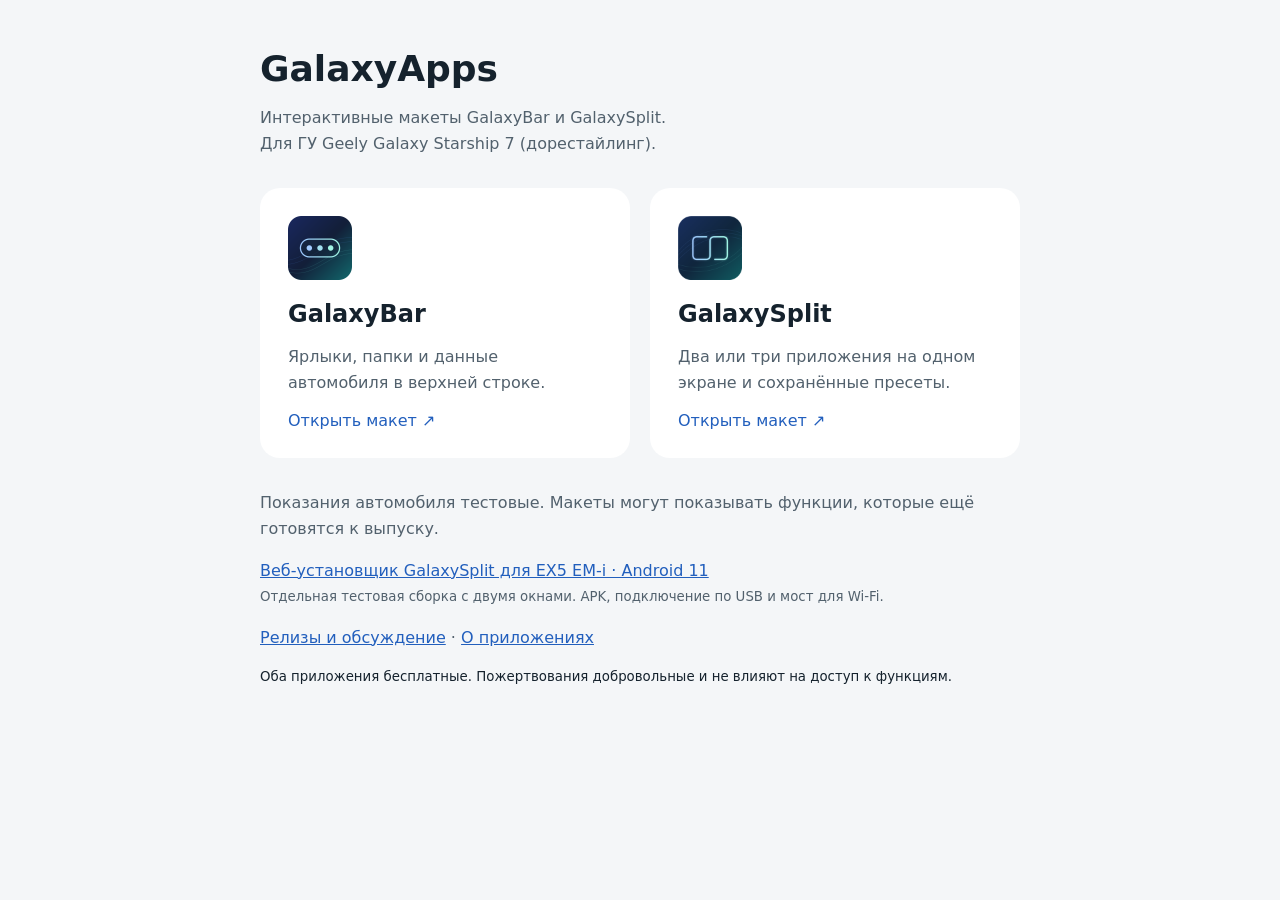
<file: index.html>
<!doctype html>
<html lang="ru">
<meta charset="utf-8">
<meta name="viewport" content="width=device-width,initial-scale=1">
<meta name="color-scheme" content="dark light">
<meta name="description" content="Интерактивные макеты GalaxyBar и GalaxySplit для ГУ Geely Galaxy Starship 7 (дорестайлинг).">
<meta http-equiv="Content-Security-Policy" content="default-src 'none'; style-src 'unsafe-inline'; img-src 'self'; base-uri 'none'; form-action 'none'">
<title>GalaxyApps — интерактивные макеты</title>
<style>
:root{color-scheme:dark light;font-family:system-ui,sans-serif;background:light-dark(#f4f6f8,#10171d);color:light-dark(#15222d,#e5edf4)}
body{margin:0;padding:48px 24px}main{max-width:760px;margin:auto}h1{font-size:36px;margin:0 0 12px}p{line-height:1.6;color:light-dark(#52616d,#a9bac8)}
.apps{display:grid;grid-template-columns:repeat(auto-fit,minmax(240px,1fr));gap:20px;margin:32px 0}
.app{display:block;padding:28px;border-radius:20px;text-decoration:none;background:light-dark(#fff,#1c2832);color:inherit}.app:hover{background:light-dark(#e7effa,#263747)}
.app img{width:64px;height:64px}.app strong{display:block;font-size:24px;margin:16px 0 8px}.app span{color:light-dark(#225fbd,#82b5ff)}a{color:light-dark(#225fbd,#82b5ff)}
small{line-height:1.6}
</style>
<main>
<h1>GalaxyApps</h1>
<p>Интерактивные макеты GalaxyBar и GalaxySplit.<br>Для ГУ Geely Galaxy Starship 7 (дорестайлинг).</p>
<div class="apps">
<a class="app" href="galaxybar/" target="_blank" rel="noopener noreferrer"><img src="assets/galaxybar-dots.png" alt=""><strong>GalaxyBar</strong><p>Ярлыки, папки и данные автомобиля в верхней строке.</p><span>Открыть макет ↗</span></a>
<a class="app" href="galaxysplit/" target="_blank" rel="noopener noreferrer"><img src="assets/galaxysplit-linked.png" alt=""><strong>GalaxySplit</strong><p>Два или три приложения на одном экране и сохранённые пресеты.</p><span>Открыть макет ↗</span></a>
</div>
<p>Показания автомобиля тестовые. Макеты могут показывать функции, которые ещё готовятся к выпуску.</p>
<p><a href="galaxysplit-ex5/">Веб-установщик GalaxySplit для EX5 EM-i · Android 11</a><br><small>Отдельная тестовая сборка с двумя окнами. APK, подключение по USB и мост для Wi-Fi.</small></p>
<p><a href="https://t.me/GalaxyAppsRU" target="_blank" rel="noopener noreferrer">Релизы и обсуждение</a> · <a href="https://github.com/backer13/GalaxyApps-updates" target="_blank" rel="noopener noreferrer">О приложениях</a></p>
<small>Оба приложения бесплатные. Пожертвования добровольные и не влияют на доступ к функциям.</small>
</main>
</html>
</file>
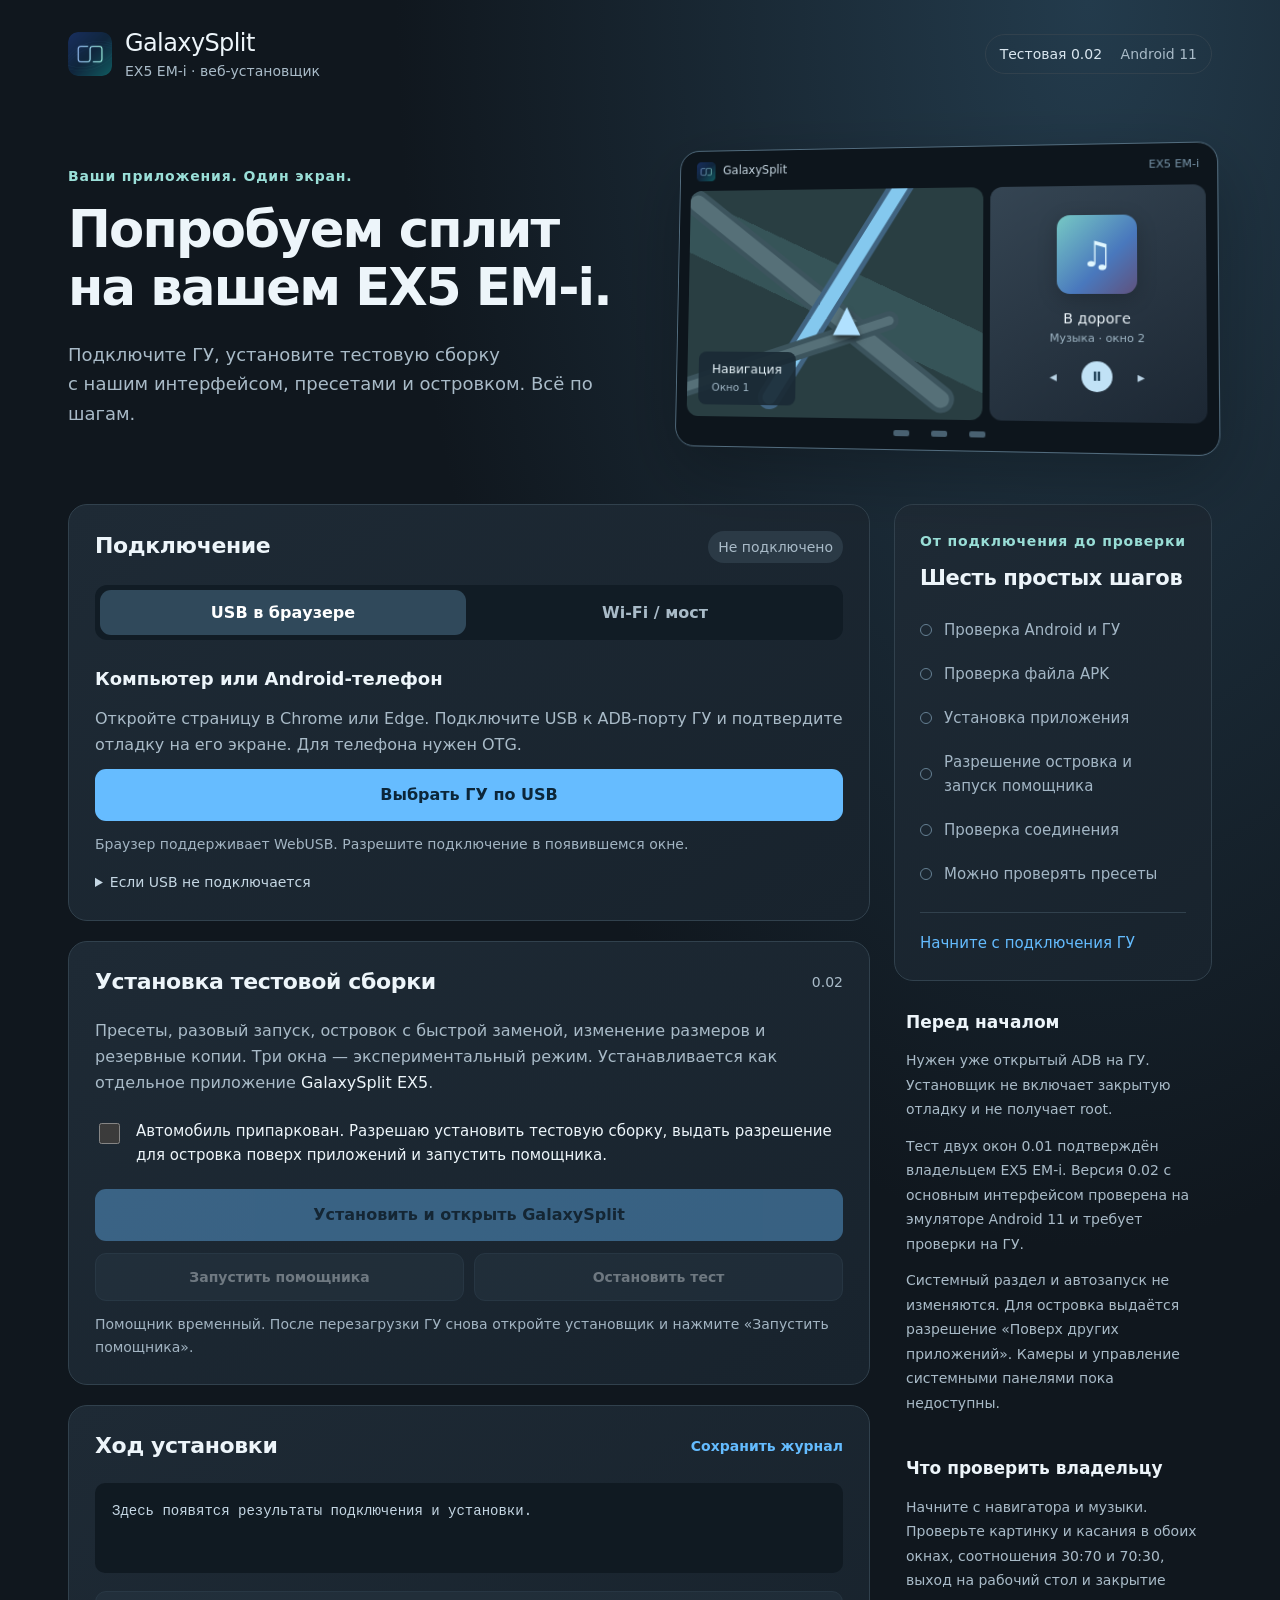
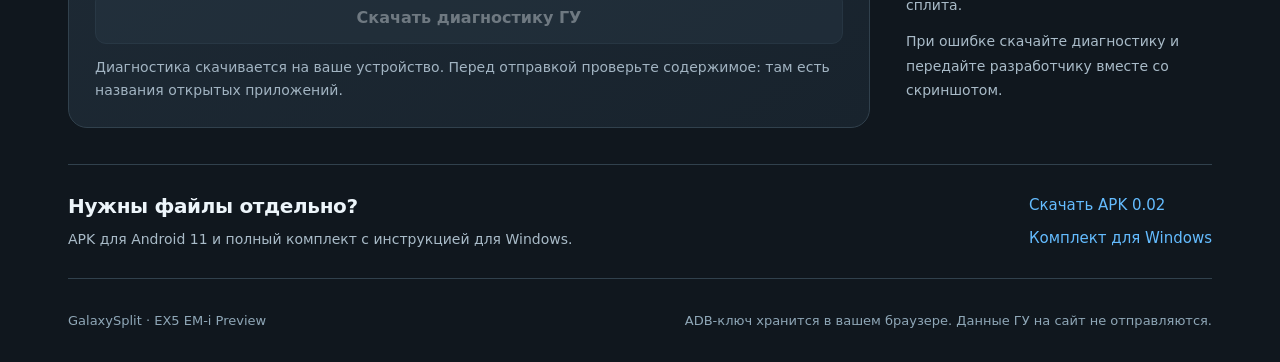
<file: galaxysplit-ex5/index.html>
<!doctype html>
<html lang="ru"><head><meta charset="utf-8"><meta name="viewport" content="width=device-width,initial-scale=1"><meta name="description" content="Тестовый GalaxySplit для Geely EX5 EM-i на Android 11. Установка через браузер по USB или Wi-Fi."><title>GalaxySplit · Установщик для EX5 EM-i</title><link rel="icon" href="./assets/logo.png"><link rel="stylesheet" href="./style.css"><script type="module" src="./app.js"></script></head>
<body><header class="header"><a class="brand" href="./"><img src="./assets/logo.png" alt="" width="44" height="44"><span>GalaxySplit<small>EX5 EM-i · веб-установщик</small></span></a><span class="release">Тестовая 0.02 <span>Android 11</span></span></header>
<main><section class="hero"><div><p class="eyebrow">Ваши приложения. Один экран.</p><h1>Попробуем сплит<br>на вашем EX5 EM-i.</h1><p class="intro">Подключите ГУ, установите тестовую сборку<br class="desktop"> с нашим интерфейсом, пресетами и островком. Всё по шагам.</p></div><div class="split-art" aria-hidden="true"><div class="art-top"><img src="./assets/logo.png" alt="">GalaxySplit <span>EX5 EM-i</span></div><div class="art-body"><div class="art-map"><div class="road road-a"></div><div class="road road-b"></div><div class="road road-c"></div><span class="nav-mark">▲</span><div class="route">Навигация<small>Окно 1</small></div></div><div class="art-music"><div class="album">♫</div><span>В дороге<small>Музыка · окно 2</small></span><div class="player">◂ <b>Ⅱ</b> ▸</div></div></div><div class="art-bottom"><span></span><span></span><span></span></div></div></section>
<div class="workspace"><div class="main-column"><section class="card"><div class="section-heading"><h2>Подключение</h2><span id="connection-status" class="badge">Не подключено</span></div><div class="tabs" role="tablist" aria-label="Способ подключения"><button id="usb-tab" class="selected" role="tab" aria-selected="true" aria-controls="usb-panel">USB в браузере</button><button id="wifi-tab" role="tab" aria-selected="false" aria-controls="wifi-panel">Wi-Fi / мост</button></div>
<div id="usb-panel" role="tabpanel"><h3>Компьютер или Android-телефон</h3><p>Откройте страницу в Chrome или Edge. Подключите USB к ADB-порту ГУ и подтвердите отладку на его экране. Для телефона нужен OTG.</p><button id="connect-usb" class="primary full">Выбрать ГУ по USB</button><p id="usb-hint" class="hint"></p><details><summary>Если USB не подключается</summary><p>Закройте другие ADB-программы. Если устройство занято или браузер не видит USB-интерфейс, используйте локальный мост: он работает и с USB, и с Wi-Fi.</p></details></div>
<div id="wifi-panel" role="tabpanel" hidden><div id="bridge-guide"><h3>Запустите локальный мост</h3><p>Браузер не может напрямую подключиться к сетевому ADB. Скачайте мост на компьютер, распакуйте архив и откройте <strong>Открыть установщик.cmd</strong>. Откроется эта же страница с подключением к ГУ.</p><a class="button secondary full" href="./downloads/GalaxySplit-EX5-Web-Bridge-Windows.zip" download>Скачать мост для Windows</a><details><summary>На Android-телефоне через Wi-Fi</summary><p>Нужен Termux с Python и android-tools. <a href="./downloads/GalaxySplit-EX5-Web-Bridge-Android.zip" download>Скачайте мост для Android</a> и следуйте инструкции в архиве.</p></details></div><div id="bridge-form" hidden><p class="bridge-ready">Локальный мост запущен</p><label for="address">Адрес ADB головного устройства</label><input id="address" placeholder="192.168.1.10:5555" autocomplete="off" spellcheck="false"><p class="hint">Для USB через мост оставьте поле пустым. Для Wi-Fi введите IP и порт ADB.</p><button id="connect-wifi" class="primary full">Подключить ГУ</button><details><summary>Сопряжение Android 11 по коду</summary><label for="pair-address">IP и порт сопряжения</label><input id="pair-address" placeholder="192.168.1.10:37001" autocomplete="off"><label for="pair-code">Шестизначный код</label><input id="pair-code" inputmode="numeric" maxlength="6" autocomplete="off"><button id="pair" class="secondary full">Выполнить сопряжение</button><p class="hint">Порт сопряжения отличается от порта подключения. Для обычного ADB на 5555 этот шаг не нужен.</p></details></div></div>
<p id="device" class="device" hidden></p><p id="message" class="message" role="status" aria-live="polite" hidden></p></section>
<section class="card"><div class="section-heading"><h2>Установка тестовой сборки</h2><span class="small-version">0.02</span></div><p>Пресеты, разовый запуск, островок с быстрой заменой, изменение размеров и резервные копии. Три окна — экспериментальный режим. Устанавливается как отдельное приложение <strong>GalaxySplit EX5</strong>.</p><label class="consent"><input type="checkbox" id="consent"><span>Автомобиль припаркован. Разрешаю установить тестовую сборку, выдать разрешение для островка поверх приложений и запустить помощника.</span></label><button id="install" class="primary full" disabled>Установить и открыть GalaxySplit</button><div class="two-actions"><button id="resume" class="secondary" disabled>Запустить помощника</button><button id="stop" class="secondary" disabled>Остановить тест</button></div><p class="hint">Помощник временный. После перезагрузки ГУ снова откройте установщик и нажмите «Запустить помощника».</p></section>
<section class="card logs"><div class="section-heading"><h2>Ход установки</h2><button id="save-log" class="text-button">Сохранить журнал</button></div><pre id="log" aria-live="polite">Здесь появятся результаты подключения и установки.</pre><button id="diagnostics" class="secondary full" disabled>Скачать диагностику ГУ</button><p class="hint">Диагностика скачивается на ваше устройство. Перед отправкой проверьте содержимое: там есть названия открытых приложений.</p></section></div>
<aside><section class="card progress-card"><p class="eyebrow">От подключения до проверки</p><h2>Шесть простых шагов</h2><ol id="steps"><li>Проверка Android и ГУ</li><li>Проверка файла APK</li><li>Установка приложения</li><li>Разрешение островка и запуск помощника</li><li>Проверка соединения</li><li>Можно проверять пресеты</li></ol><div id="stage" class="stage">Начните с подключения ГУ</div></section><section class="note"><h3>Перед началом</h3><p>Нужен уже открытый ADB на ГУ. Установщик не включает закрытую отладку и не получает root.</p><p>Тест двух окон 0.01 подтверждён владельцем EX5 EM-i. Версия 0.02 с основным интерфейсом проверена на эмуляторе Android 11 и требует проверки на ГУ.</p><p>Системный раздел и автозапуск не изменяются. Для островка выдаётся разрешение «Поверх других приложений». Камеры и управление системными панелями пока недоступны.</p></section><section class="note"><h3>Что проверить владельцу</h3><p>Начните с навигатора и музыки. Проверьте картинку и касания в обоих окнах, соотношения 30:70 и 70:30, выход на рабочий стол и закрытие сплита.</p><p>При ошибке скачайте диагностику и передайте разработчику вместе со скриншотом.</p></section></aside></div>
<section class="downloads"><div><h2>Нужны файлы отдельно?</h2><p>APK для Android 11 и полный комплект с инструкцией для Windows.</p></div><div class="download-links"><a href="./assets/GalaxySplit-EX5-0.02-Full-Interface-Preview.apk" download>Скачать APK 0.02</a><a href="./downloads/GalaxySplit-EX5-0.02-Full-Interface-Preview-Kit.zip" download>Комплект для Windows</a></div></section></main><footer><span>GalaxySplit · EX5 EM-i Preview</span><span>ADB-ключ хранится в вашем браузере. Данные ГУ на сайт не отправляются.</span></footer></body></html>
</file>
<file: galaxysplit-ex5/style.css>
:root{color-scheme:dark;--bg:#10171e;--panel:#1b252f;--line:#31414d;--muted:#a9bbc8;--text:#edf5fa;--blue:#64bcff;--mint:#9adfd8}*{box-sizing:border-box}body{margin:0;background:radial-gradient(ellipse at 85% 0,#233b4c 0,transparent 45%),var(--bg);color:var(--text);font:16px/1.6 system-ui,-apple-system,'Segoe UI',sans-serif}a{color:var(--blue);text-decoration:none}a:hover{text-decoration:underline}button,input{font:inherit}button,.button{border:0;border-radius:11px;padding:13px 20px;font-weight:600;cursor:pointer;transition:background .18s,transform .18s}button:hover:not(:disabled),.button:hover{transform:translateY(-1px)}button:disabled{opacity:.4;cursor:not-allowed}button:focus-visible,a:focus-visible,input:focus-visible,summary:focus-visible{outline:3px solid var(--mint);outline-offset:4px}button.primary,.primary{background:#66bcff;color:#0c2639}button.primary:hover:not(:disabled){background:#8ccfff}.secondary{background:#2a3a47;color:var(--text);border:1px solid #3b5060}.full{width:100%;display:block;text-align:center}.header,main,footer{max-width:1200px;margin:auto;padding-left:28px;padding-right:28px}.header{display:flex;justify-content:space-between;align-items:center;padding-top:28px;padding-bottom:18px}.brand{display:flex;gap:13px;color:var(--text);align-items:center;font-size:24px;line-height:1.25;letter-spacing:-.6px}.brand img{border-radius:10px}.brand small{display:block;color:var(--muted);font-size:14px;font-weight:400;letter-spacing:0;margin-top:5px}.release{font-size:14px;border:1px solid var(--line);border-radius:24px;padding:8px 14px;color:#d9e6ef}.release span{margin-left:14px;color:var(--muted)}.hero{display:grid;grid-template-columns:1fr 1fr;gap:54px;align-items:center;padding:46px 0 54px}.eyebrow{color:var(--mint);font-size:14px;font-weight:600;letter-spacing:.06em;margin:0 0 13px}h1{font-size:clamp(34px,4vw,52px);line-height:1.13;font-weight:600;letter-spacing:-1.8px;margin:0 0 23px}.intro{color:var(--muted);font-size:18px;line-height:1.65;margin:0}h2{font-size:22px;line-height:1.3;font-weight:600;letter-spacing:-.35px;margin:0}h3{font-size:18px;font-weight:600;margin:20px 0 8px}p{margin:12px 0;color:var(--muted)}p strong{color:var(--text);font-weight:500}.workspace{display:grid;grid-template-columns:minmax(0,1fr) 318px;gap:24px;align-items:start}.main-column{display:grid;gap:20px}.card{background:linear-gradient(145deg,#1e2a35,#18232d);border:1px solid var(--line);border-radius:19px;padding:26px}.section-heading{display:flex;align-items:center;justify-content:space-between;gap:12px;margin-bottom:22px}.badge{font-size:14px;padding:5px 10px;background:#2b3a46;color:var(--muted);border-radius:20px;white-space:nowrap}.badge.connected{background:#233e39;color:#a3e7d3}.tabs{display:flex;gap:6px;background:#111c25;border-radius:12px;padding:5px;margin-bottom:25px}.tabs button{flex:1;background:transparent;color:var(--muted);padding:10px;font-size:16px}.tabs .selected{background:#30495b;color:white}.hint{font-size:14px;line-height:1.6;color:#a2b4c2;margin:12px 0 0}details{margin-top:16px}summary{color:#c5d7e4;cursor:pointer;font-size:14px}details p{font-size:15px}.device{color:var(--mint);background:#1c3438;padding:12px 15px;border-radius:10px;font-size:15px;margin-top:22px}.message{background:#3e302d;border:1px solid #79574b;color:#ffd3bc;padding:14px;border-radius:10px;word-break:break-word}.message.success{background:#203d34;border-color:#386f5a;color:#c1f0d5}label:not(.consent){display:block;font-size:14px;color:#c7d9e5;margin:14px 0 7px}input:not([type=checkbox]){width:100%;background:#111c25;color:white;border:1px solid #475d6c;border-radius:9px;padding:12px 14px}.bridge-ready{color:var(--mint);font-weight:600}.consent{display:flex;gap:13px;align-items:flex-start;margin:24px 0 22px;cursor:pointer}.consent input{width:21px;height:21px;flex:0 0 21px;margin-top:4px;accent-color:var(--blue)}.consent span{font-size:15px}.two-actions{display:grid;grid-template-columns:1fr 1fr;gap:10px;margin-top:12px}.two-actions button{font-size:14px;padding:12px 8px}.small-version{font-size:14px;color:var(--muted)}.text-button{background:transparent;color:var(--blue);font-size:14px;padding:0}.logs pre{max-height:230px;min-height:90px;overflow:auto;white-space:pre-wrap;overflow-wrap:anywhere;font:14px/1.7 ui-monospace,Consolas,monospace;color:#c5d7e4;background:#101a22;border-radius:10px;padding:17px;margin:0 0 18px}.progress-card{padding:25px}.progress-card h2{font-size:21px}.progress-card ol{list-style:none;padding:0;margin:26px 0}.progress-card li{display:flex;gap:12px;align-items:center;color:#a3b6c5;font-size:15px;margin:20px 0}.progress-card li:before{content:'';width:10px;height:10px;flex:0 0 10px;border:1px solid #658093;border-radius:50%}.progress-card li.active{color:#fff}.progress-card li.active:before{background:var(--blue);border-color:var(--blue);box-shadow:0 0 0 4px #64bcff1a}.progress-card li.done:before{background:var(--mint);border-color:var(--mint)}.stage{border-top:1px solid var(--line);padding-top:18px;color:var(--blue);font-size:15px}.note{padding:8px 12px 0}.note h3{font-size:17px}.note p{font-size:14px;line-height:1.75}.downloads{display:flex;align-items:center;justify-content:space-between;gap:28px;margin:36px 0 32px;padding:28px 0;border-top:1px solid var(--line);border-bottom:1px solid var(--line)}.downloads h2{font-size:20px}.downloads p{font-size:14px;margin:9px 0 0}.download-links{display:flex;flex-direction:column;gap:9px;white-space:nowrap;font-size:15px}footer{display:flex;justify-content:space-between;gap:24px;font-size:13px;color:#8fa7b7;padding-bottom:30px}.split-art{background:#0d151c;border:1px solid #526c7e;border-radius:20px;padding:11px;box-shadow:0 24px 70px #0004;transform:perspective(1000px) rotateY(-7deg) rotateX(3deg)}.art-top{display:flex;align-items:center;gap:8px;font-size:12px;color:#c3d3de;padding:0 6px 10px}.art-top img{width:20px;height:20px}.art-top span{margin-left:auto;font-size:11px;color:#7895a9}.art-body{display:grid;grid-template-columns:1.45fr 1fr;gap:7px;height:232px}.art-map{position:relative;overflow:hidden;border-radius:12px;background:#293e42;background-image:linear-gradient(25deg,transparent 45%,#365458 45%,#365458 61%,transparent 61%)}.road{position:absolute;background:#567078;border:5px solid #3c545d;border-radius:40px}.road-a{width:350px;height:27px;transform:rotate(38deg);top:99px;left:-40px}.road-b{width:300px;height:24px;transform:rotate(-58deg);top:83px;left:10px;background:#84c8ee;border:5px solid #416481}.road-c{width:250px;height:19px;transform:rotate(-18deg);top:160px;left:-25px}.nav-mark{position:absolute;left:50%;top:44%;color:#b1e1ff;font-size:37px;text-shadow:0 4px 6px #0009}.route{position:absolute;bottom:12px;left:12px;background:#1a2b35ed;border-radius:8px;padding:8px 14px;font-size:13px;color:#e6f3f9}.route small,.art-music small{display:block;color:#9eb5c4;font-size:11px}.art-music{border-radius:12px;background:linear-gradient(150deg,#354553,#1c2733);display:flex;align-items:center;flex-direction:column;justify-content:center;gap:13px;text-align:center;font-size:14px}.album{width:78px;height:78px;background:linear-gradient(135deg,#77c9c4,#4978bd 60%,#60517d);border-radius:13px;display:grid;place-items:center;font-size:35px;color:#e1f7ff;box-shadow:0 5px 20px #0003}.player{display:flex;gap:24px;align-items:center;color:#b9d3e5}.player b{display:grid;place-items:center;width:30px;height:30px;border-radius:50%;background:#c1e2f6;color:#28485e;font-size:13px}.art-bottom{display:flex;justify-content:center;gap:22px;padding:11px 0 2px}.art-bottom span{height:6px;width:16px;border-radius:2px;background:#496171}[hidden]{display:none!important}@media(max-width:850px){.hero{gap:25px}.workspace{grid-template-columns:minmax(0,1fr) 270px}.card{padding:20px}.release span{display:none}}@media(max-width:700px){.header,main,footer{padding-left:18px;padding-right:18px}.header{padding-top:20px}.brand{font-size:21px}.brand small{font-size:12px}.release{font-size:12px;padding:6px 10px}.hero{grid-template-columns:1fr;padding:30px 0;gap:28px}.hero h1{font-size:38px}.intro{font-size:17px}.split-art{max-width:460px;width:100%;justify-self:center;transform:none}.art-body{height:210px}.workspace{grid-template-columns:1fr}.progress-card{margin-top:0}aside{display:grid;gap:7px}.note{padding:0 7px}.downloads{flex-direction:column;align-items:flex-start;gap:18px}.download-links{flex-direction:row;flex-wrap:wrap;gap:10px 25px}footer{flex-direction:column;gap:10px}.section-heading{gap:8px}h2{font-size:20px}.badge{font-size:12px}.desktop{display:none}}
</file>
